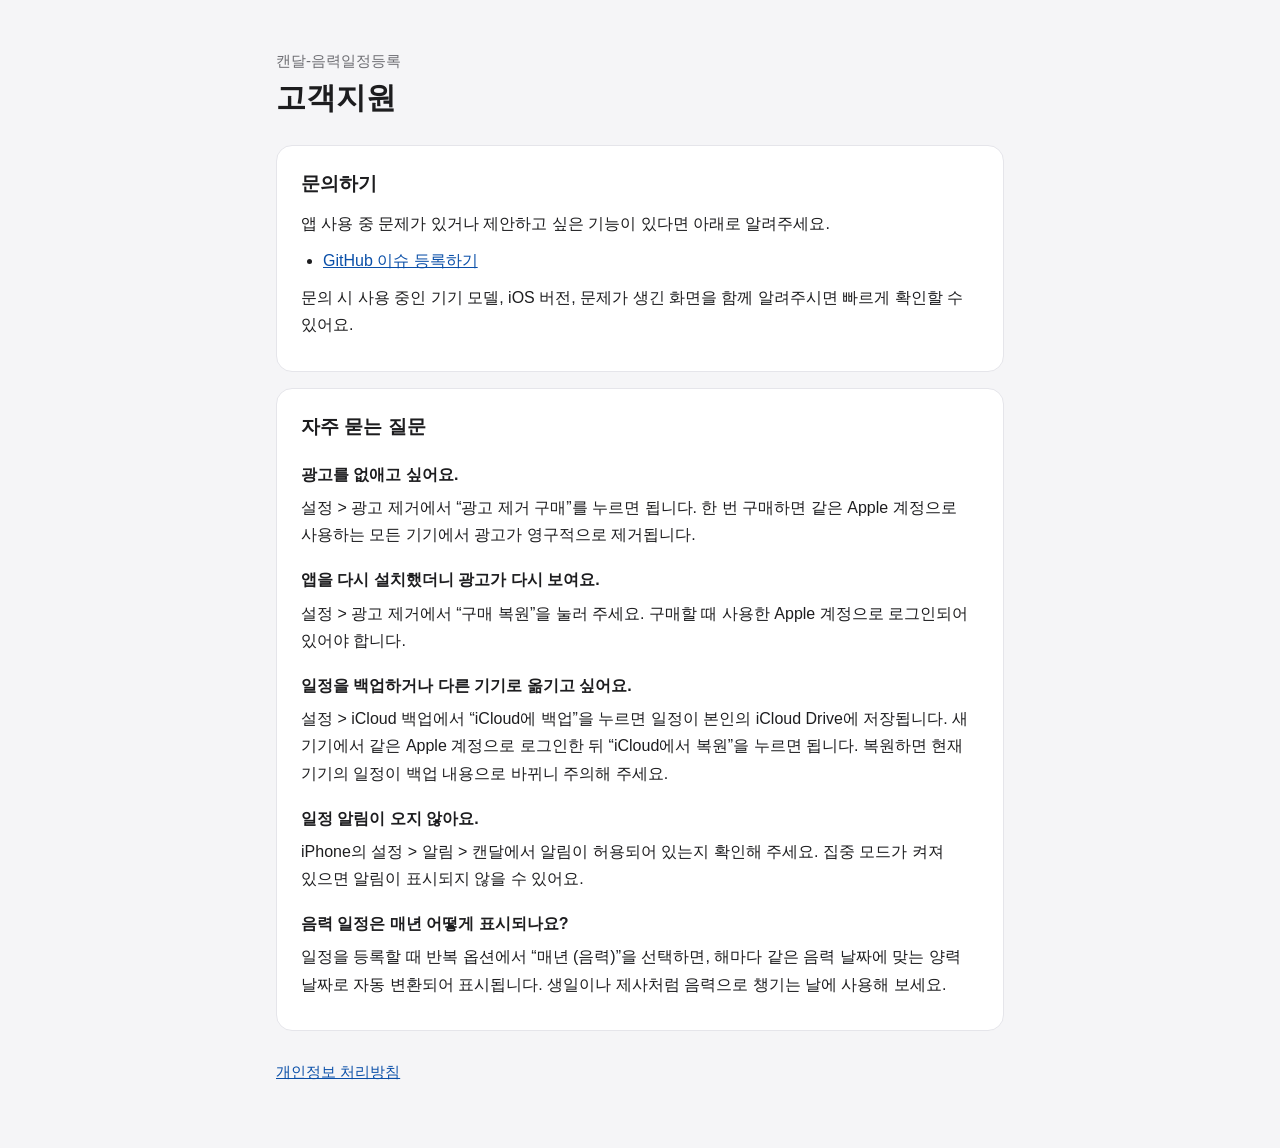
<file: docs/index.html>
<!doctype html>
<html lang="ko">
<head>
  <meta charset="utf-8">
  <meta name="viewport" content="width=device-width, initial-scale=1">
  <title>캔달 고객지원</title>
  <meta name="description" content="캔달-음력일정등록 앱 고객지원 및 문의 안내">
  <link rel="stylesheet" href="style.css">
</head>
<body>
<main>
  <header>
    <p class="app">캔달-음력일정등록</p>
    <h1>고객지원</h1>
  </header>

  <section>
    <h2>문의하기</h2>
    <p>앱 사용 중 문제가 있거나 제안하고 싶은 기능이 있다면 아래로 알려주세요.</p>
    <ul>
      <li><a href="https://github.com/bavuchoko/lunar-calendar/issues">GitHub 이슈 등록하기</a></li>
    </ul>
    <p>문의 시 사용 중인 기기 모델, iOS 버전, 문제가 생긴 화면을 함께 알려주시면 빠르게 확인할 수 있어요.</p>
  </section>

  <section>
    <h2>자주 묻는 질문</h2>

    <h3>광고를 없애고 싶어요.</h3>
    <p>설정 &gt; 광고 제거에서 “광고 제거 구매”를 누르면 됩니다. 한 번 구매하면 같은 Apple 계정으로 사용하는 모든 기기에서 광고가 영구적으로 제거됩니다.</p>

    <h3>앱을 다시 설치했더니 광고가 다시 보여요.</h3>
    <p>설정 &gt; 광고 제거에서 “구매 복원”을 눌러 주세요. 구매할 때 사용한 Apple 계정으로 로그인되어 있어야 합니다.</p>

    <h3>일정을 백업하거나 다른 기기로 옮기고 싶어요.</h3>
    <p>설정 &gt; iCloud 백업에서 “iCloud에 백업”을 누르면 일정이 본인의 iCloud Drive에 저장됩니다. 새 기기에서 같은 Apple 계정으로 로그인한 뒤 “iCloud에서 복원”을 누르면 됩니다. 복원하면 현재 기기의 일정이 백업 내용으로 바뀌니 주의해 주세요.</p>

    <h3>일정 알림이 오지 않아요.</h3>
    <p>iPhone의 설정 &gt; 알림 &gt; 캔달에서 알림이 허용되어 있는지 확인해 주세요. 집중 모드가 켜져 있으면 알림이 표시되지 않을 수 있어요.</p>

    <h3>음력 일정은 매년 어떻게 표시되나요?</h3>
    <p>일정을 등록할 때 반복 옵션에서 “매년 (음력)”을 선택하면, 해마다 같은 음력 날짜에 맞는 양력 날짜로 자동 변환되어 표시됩니다. 생일이나 제사처럼 음력으로 챙기는 날에 사용해 보세요.</p>
  </section>

  <nav>
    <a href="privacy.html">개인정보 처리방침</a>
  </nav>
</main>
</body>
</html>
</file>
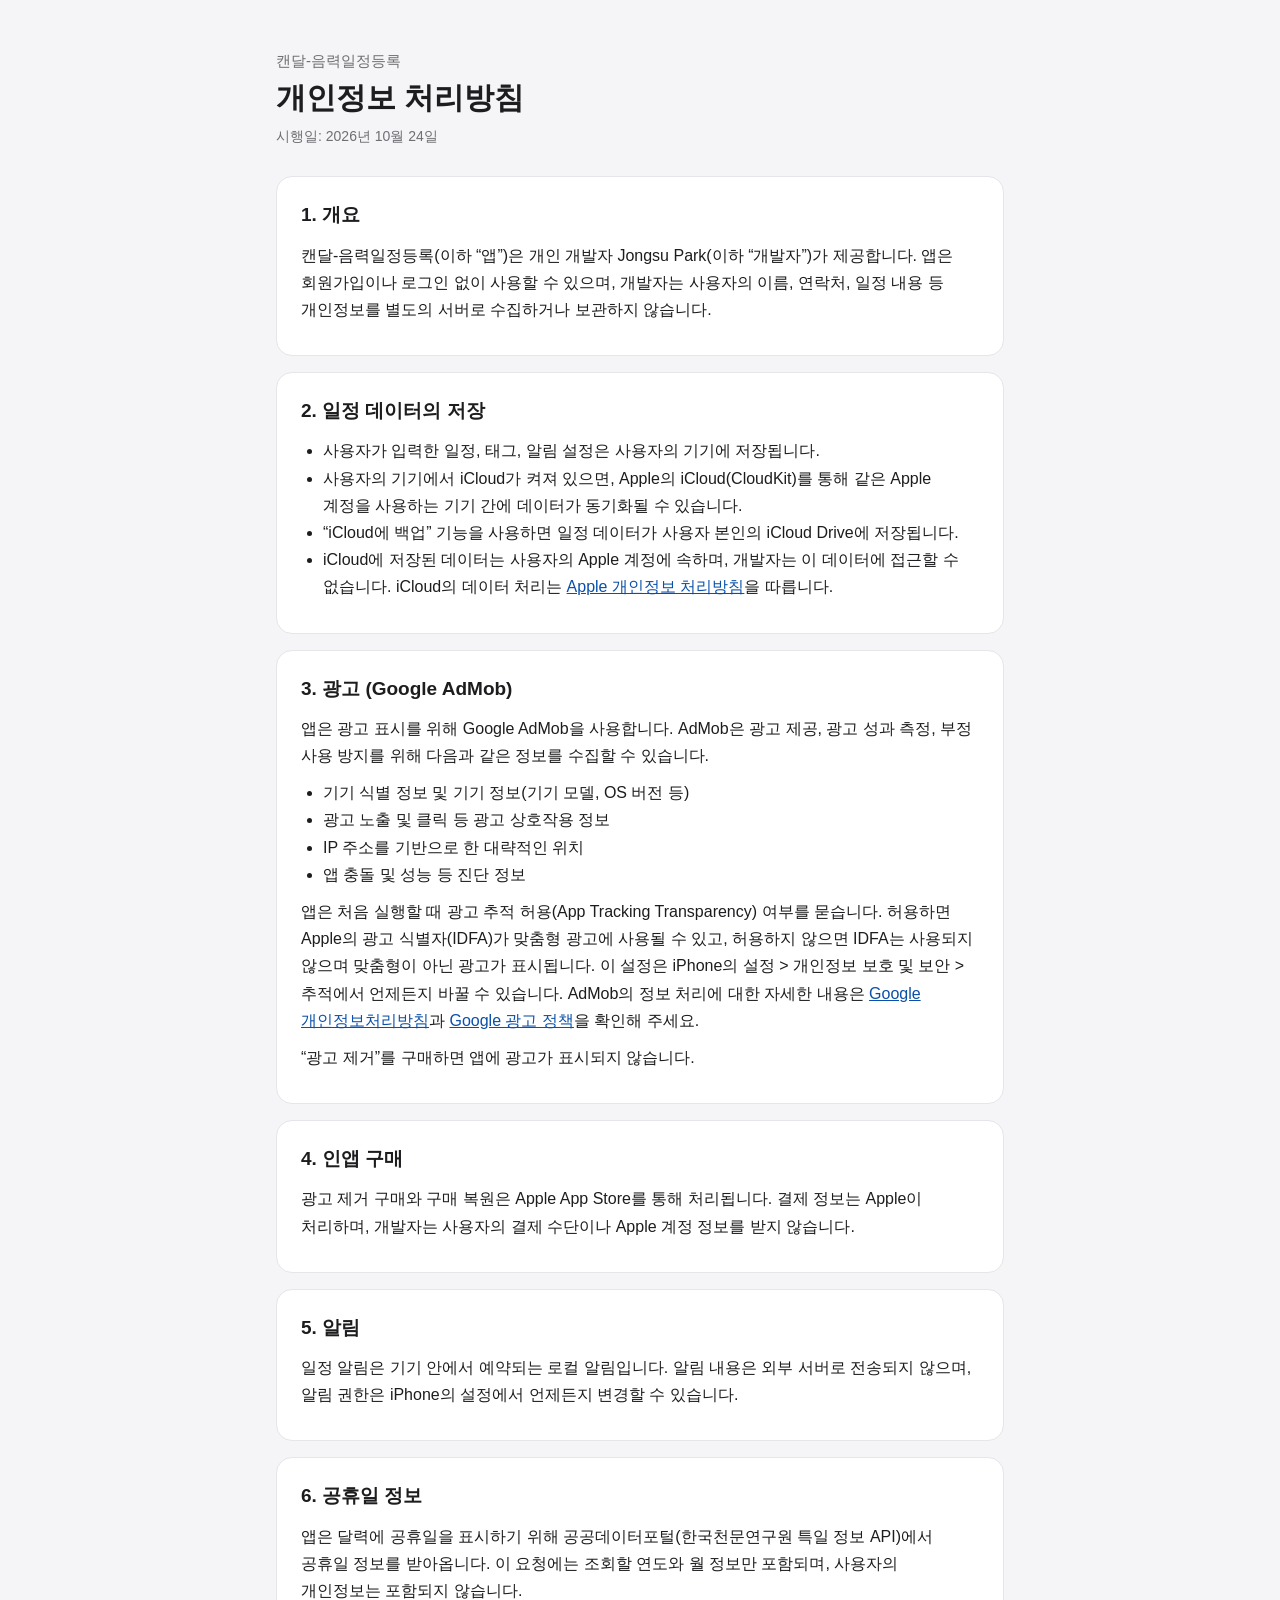
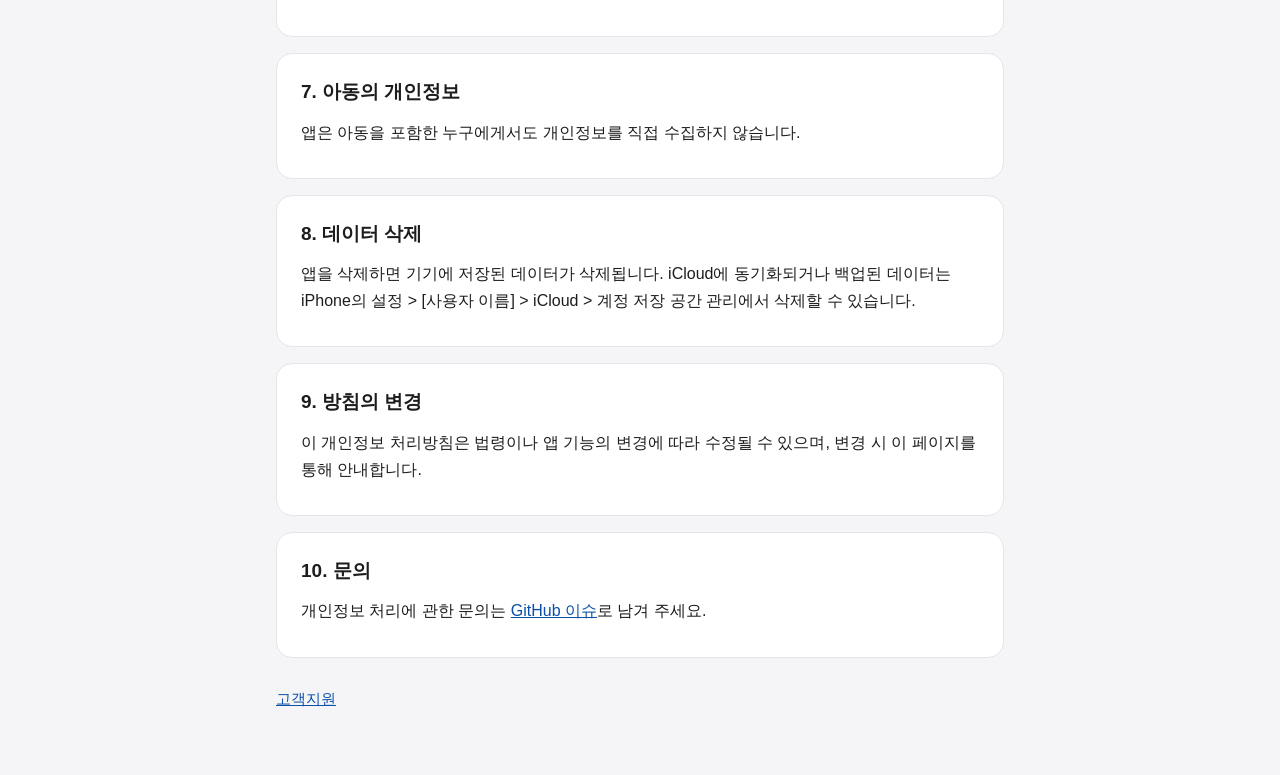
<file: docs/privacy.html>
<!doctype html>
<html lang="ko">
<head>
  <meta charset="utf-8">
  <meta name="viewport" content="width=device-width, initial-scale=1">
  <title>캔달 개인정보 처리방침</title>
  <meta name="description" content="캔달-음력일정등록 앱 개인정보 처리방침">
  <link rel="stylesheet" href="style.css">
</head>
<body>
<main>
  <header>
    <p class="app">캔달-음력일정등록</p>
    <h1>개인정보 처리방침</h1>
    <p class="updated">시행일: 2026년 10월 24일</p>
  </header>

  <section>
    <h2>1. 개요</h2>
    <p>캔달-음력일정등록(이하 “앱”)은 개인 개발자 Jongsu Park(이하 “개발자”)가 제공합니다. 앱은 회원가입이나 로그인 없이 사용할 수 있으며, 개발자는 사용자의 이름, 연락처, 일정 내용 등 개인정보를 별도의 서버로 수집하거나 보관하지 않습니다.</p>
  </section>

  <section>
    <h2>2. 일정 데이터의 저장</h2>
    <ul>
      <li>사용자가 입력한 일정, 태그, 알림 설정은 사용자의 기기에 저장됩니다.</li>
      <li>사용자의 기기에서 iCloud가 켜져 있으면, Apple의 iCloud(CloudKit)를 통해 같은 Apple 계정을 사용하는 기기 간에 데이터가 동기화될 수 있습니다.</li>
      <li>“iCloud에 백업” 기능을 사용하면 일정 데이터가 사용자 본인의 iCloud Drive에 저장됩니다.</li>
      <li>iCloud에 저장된 데이터는 사용자의 Apple 계정에 속하며, 개발자는 이 데이터에 접근할 수 없습니다. iCloud의 데이터 처리는 <a href="https://www.apple.com/kr/legal/privacy/">Apple 개인정보 처리방침</a>을 따릅니다.</li>
    </ul>
  </section>

  <section>
    <h2>3. 광고 (Google AdMob)</h2>
    <p>앱은 광고 표시를 위해 Google AdMob을 사용합니다. AdMob은 광고 제공, 광고 성과 측정, 부정 사용 방지를 위해 다음과 같은 정보를 수집할 수 있습니다.</p>
    <ul>
      <li>기기 식별 정보 및 기기 정보(기기 모델, OS 버전 등)</li>
      <li>광고 노출 및 클릭 등 광고 상호작용 정보</li>
      <li>IP 주소를 기반으로 한 대략적인 위치</li>
      <li>앱 충돌 및 성능 등 진단 정보</li>
    </ul>
    <p>앱은 처음 실행할 때 광고 추적 허용(App Tracking Transparency) 여부를 묻습니다. 허용하면 Apple의 광고 식별자(IDFA)가 맞춤형 광고에 사용될 수 있고, 허용하지 않으면 IDFA는 사용되지 않으며 맞춤형이 아닌 광고가 표시됩니다. 이 설정은 iPhone의 설정 &gt; 개인정보 보호 및 보안 &gt; 추적에서 언제든지 바꿀 수 있습니다. AdMob의 정보 처리에 대한 자세한 내용은 <a href="https://policies.google.com/privacy?hl=ko">Google 개인정보처리방침</a>과 <a href="https://policies.google.com/technologies/ads?hl=ko">Google 광고 정책</a>을 확인해 주세요.</p>
    <p>“광고 제거”를 구매하면 앱에 광고가 표시되지 않습니다.</p>
  </section>

  <section>
    <h2>4. 인앱 구매</h2>
    <p>광고 제거 구매와 구매 복원은 Apple App Store를 통해 처리됩니다. 결제 정보는 Apple이 처리하며, 개발자는 사용자의 결제 수단이나 Apple 계정 정보를 받지 않습니다.</p>
  </section>

  <section>
    <h2>5. 알림</h2>
    <p>일정 알림은 기기 안에서 예약되는 로컬 알림입니다. 알림 내용은 외부 서버로 전송되지 않으며, 알림 권한은 iPhone의 설정에서 언제든지 변경할 수 있습니다.</p>
  </section>

  <section>
    <h2>6. 공휴일 정보</h2>
    <p>앱은 달력에 공휴일을 표시하기 위해 공공데이터포털(한국천문연구원 특일 정보 API)에서 공휴일 정보를 받아옵니다. 이 요청에는 조회할 연도와 월 정보만 포함되며, 사용자의 개인정보는 포함되지 않습니다.</p>
  </section>

  <section>
    <h2>7. 아동의 개인정보</h2>
    <p>앱은 아동을 포함한 누구에게서도 개인정보를 직접 수집하지 않습니다.</p>
  </section>

  <section>
    <h2>8. 데이터 삭제</h2>
    <p>앱을 삭제하면 기기에 저장된 데이터가 삭제됩니다. iCloud에 동기화되거나 백업된 데이터는 iPhone의 설정 &gt; [사용자 이름] &gt; iCloud &gt; 계정 저장 공간 관리에서 삭제할 수 있습니다.</p>
  </section>

  <section>
    <h2>9. 방침의 변경</h2>
    <p>이 개인정보 처리방침은 법령이나 앱 기능의 변경에 따라 수정될 수 있으며, 변경 시 이 페이지를 통해 안내합니다.</p>
  </section>

  <section>
    <h2>10. 문의</h2>
    <p>개인정보 처리에 관한 문의는 <a href="https://github.com/bavuchoko/lunar-calendar/issues">GitHub 이슈</a>로 남겨 주세요.</p>
  </section>

  <nav>
    <a href="index.html">고객지원</a>
  </nav>
</main>
</body>
</html>
</file>
<file: docs/style.css>
:root {
  --bg: #f5f5f7;
  --card: #ffffff;
  --text: #1d1d1f;
  --muted: #6e6e73;
  --line: #e5e5ea;
  --accent: #0a4fa8;
}
@media (prefers-color-scheme: dark) {
  :root {
    --bg: #000000;
    --card: #1c1c1e;
    --text: #f5f5f7;
    --muted: #a1a1a6;
    --line: #38383a;
    --accent: #5aa0ff;
  }
}
* { box-sizing: border-box; }
body {
  margin: 0;
  background: var(--bg);
  color: var(--text);
  font-family: -apple-system, BlinkMacSystemFont, "Apple SD Gothic Neo", "Noto Sans KR", sans-serif;
  line-height: 1.7;
  word-break: keep-all;
}
main {
  max-width: 760px;
  margin: 0 auto;
  padding: 48px 16px 64px;
}
header { margin-bottom: 28px; }
header .app { color: var(--muted); font-size: 15px; margin: 0 0 4px; }
h1 { font-size: 30px; line-height: 1.3; margin: 0; }
.updated { color: var(--muted); font-size: 14px; margin-top: 8px; }
section {
  background: var(--card);
  border: 1px solid var(--line);
  border-radius: 16px;
  padding: 22px 24px;
  margin-bottom: 16px;
}
h2 { font-size: 19px; margin: 0 0 10px; }
h3 { font-size: 16px; margin: 18px 0 6px; }
p, li { font-size: 16px; }
p { margin: 0 0 10px; }
ul { margin: 0 0 10px; padding-left: 22px; }
a { color: var(--accent); }
nav { margin-top: 28px; font-size: 15px; color: var(--muted); }
nav a { margin-right: 14px; }
</file>
